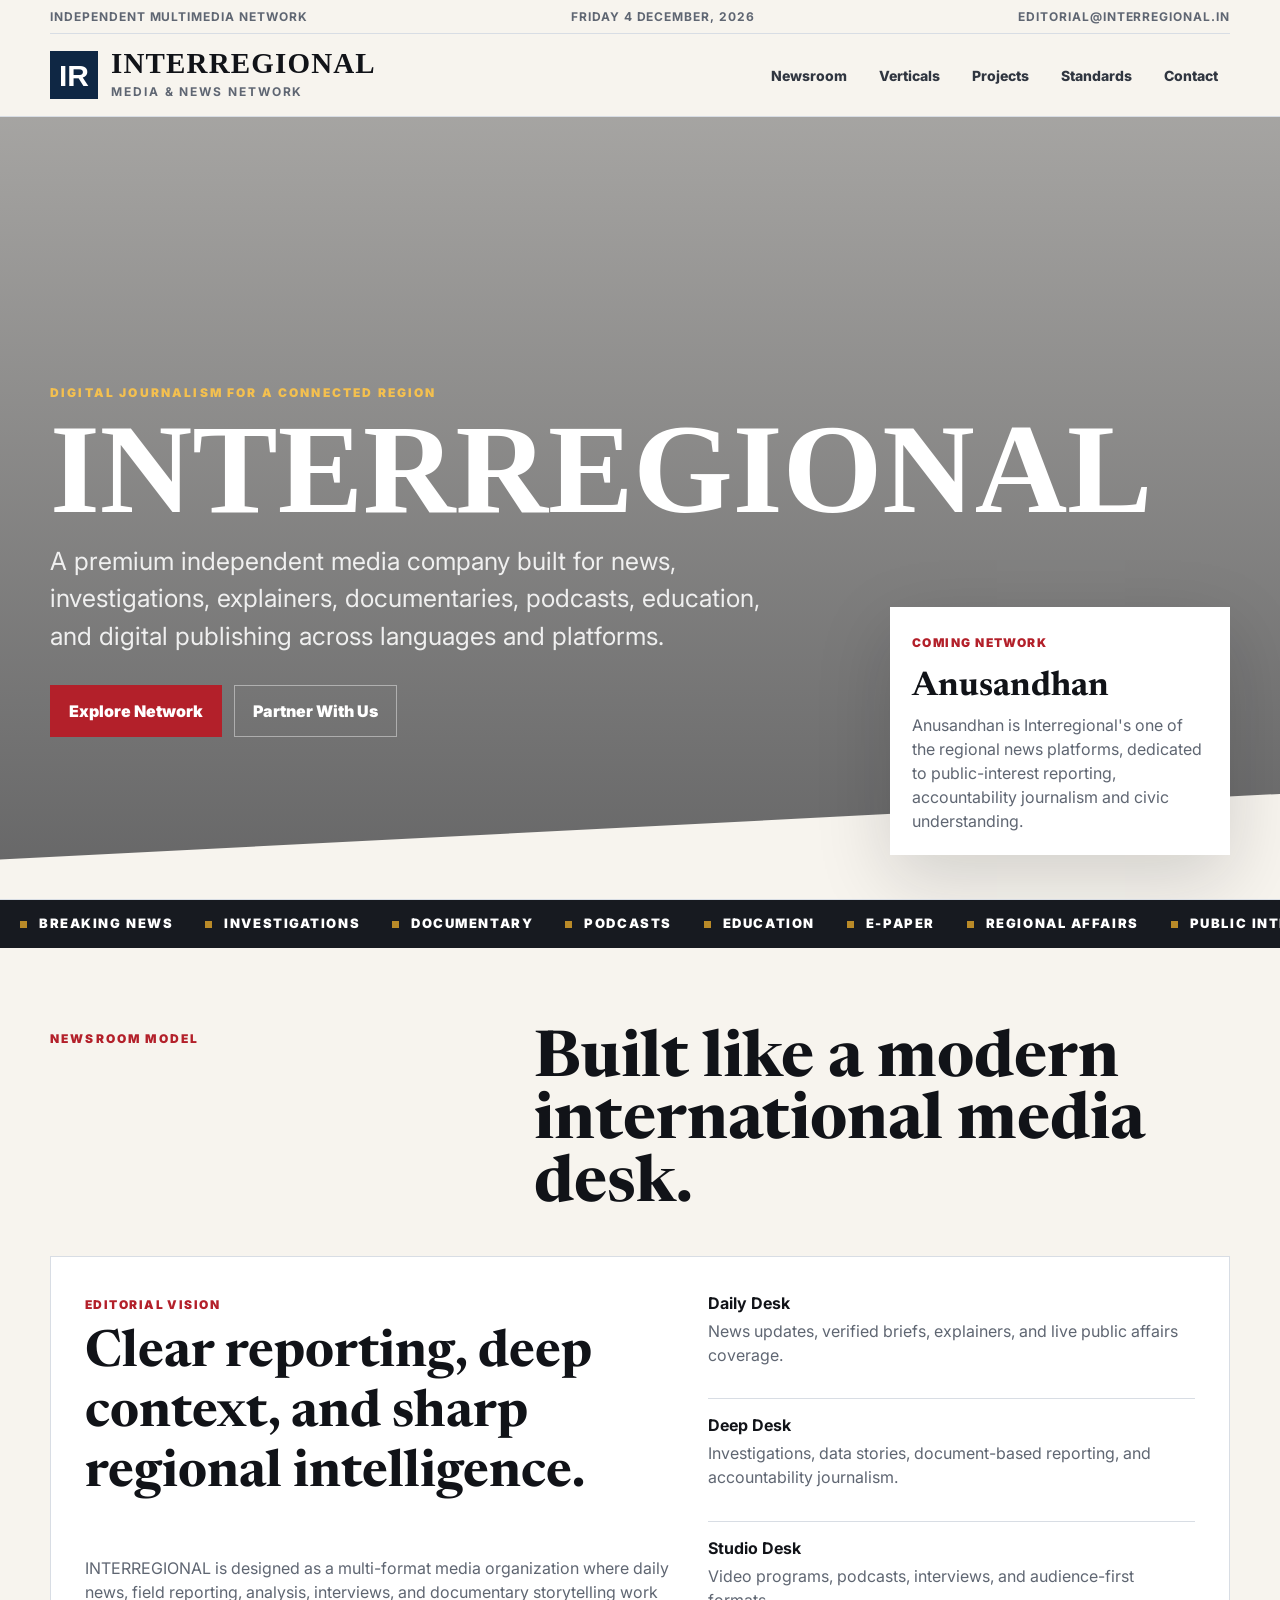
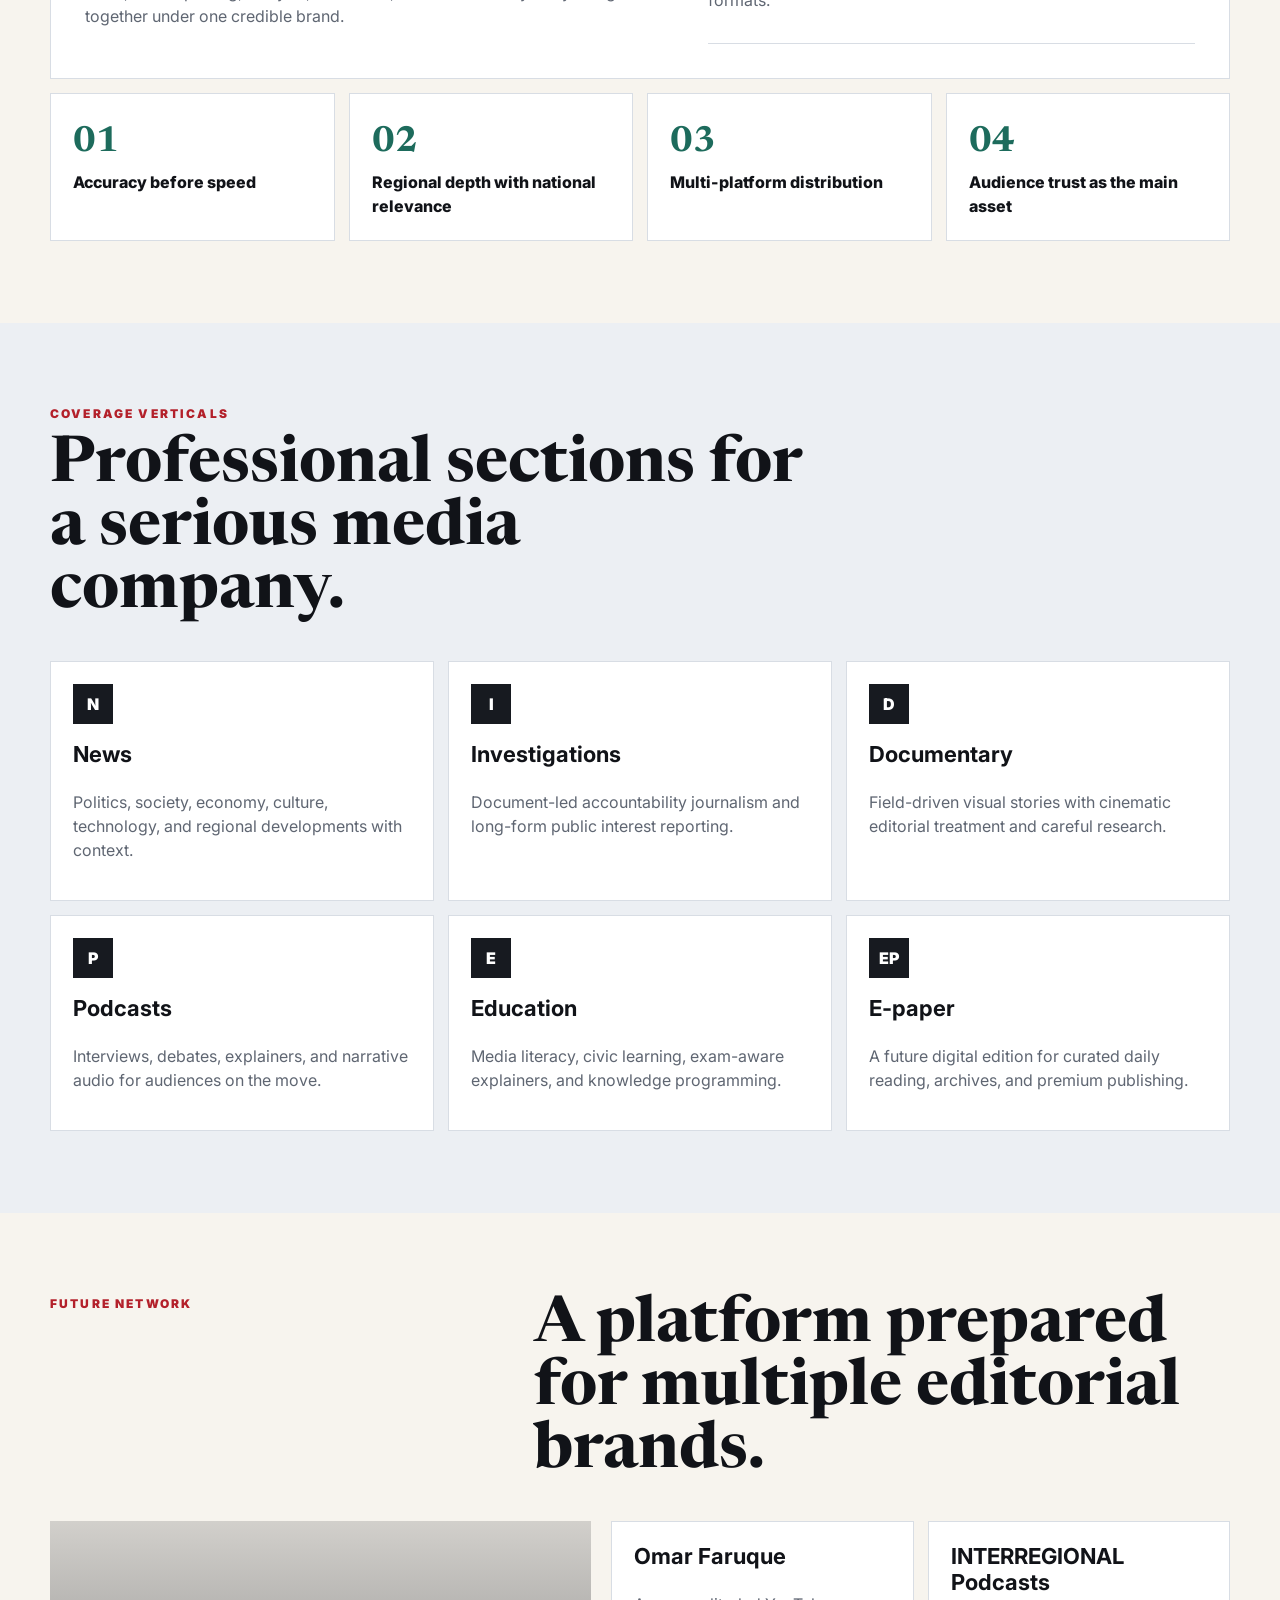
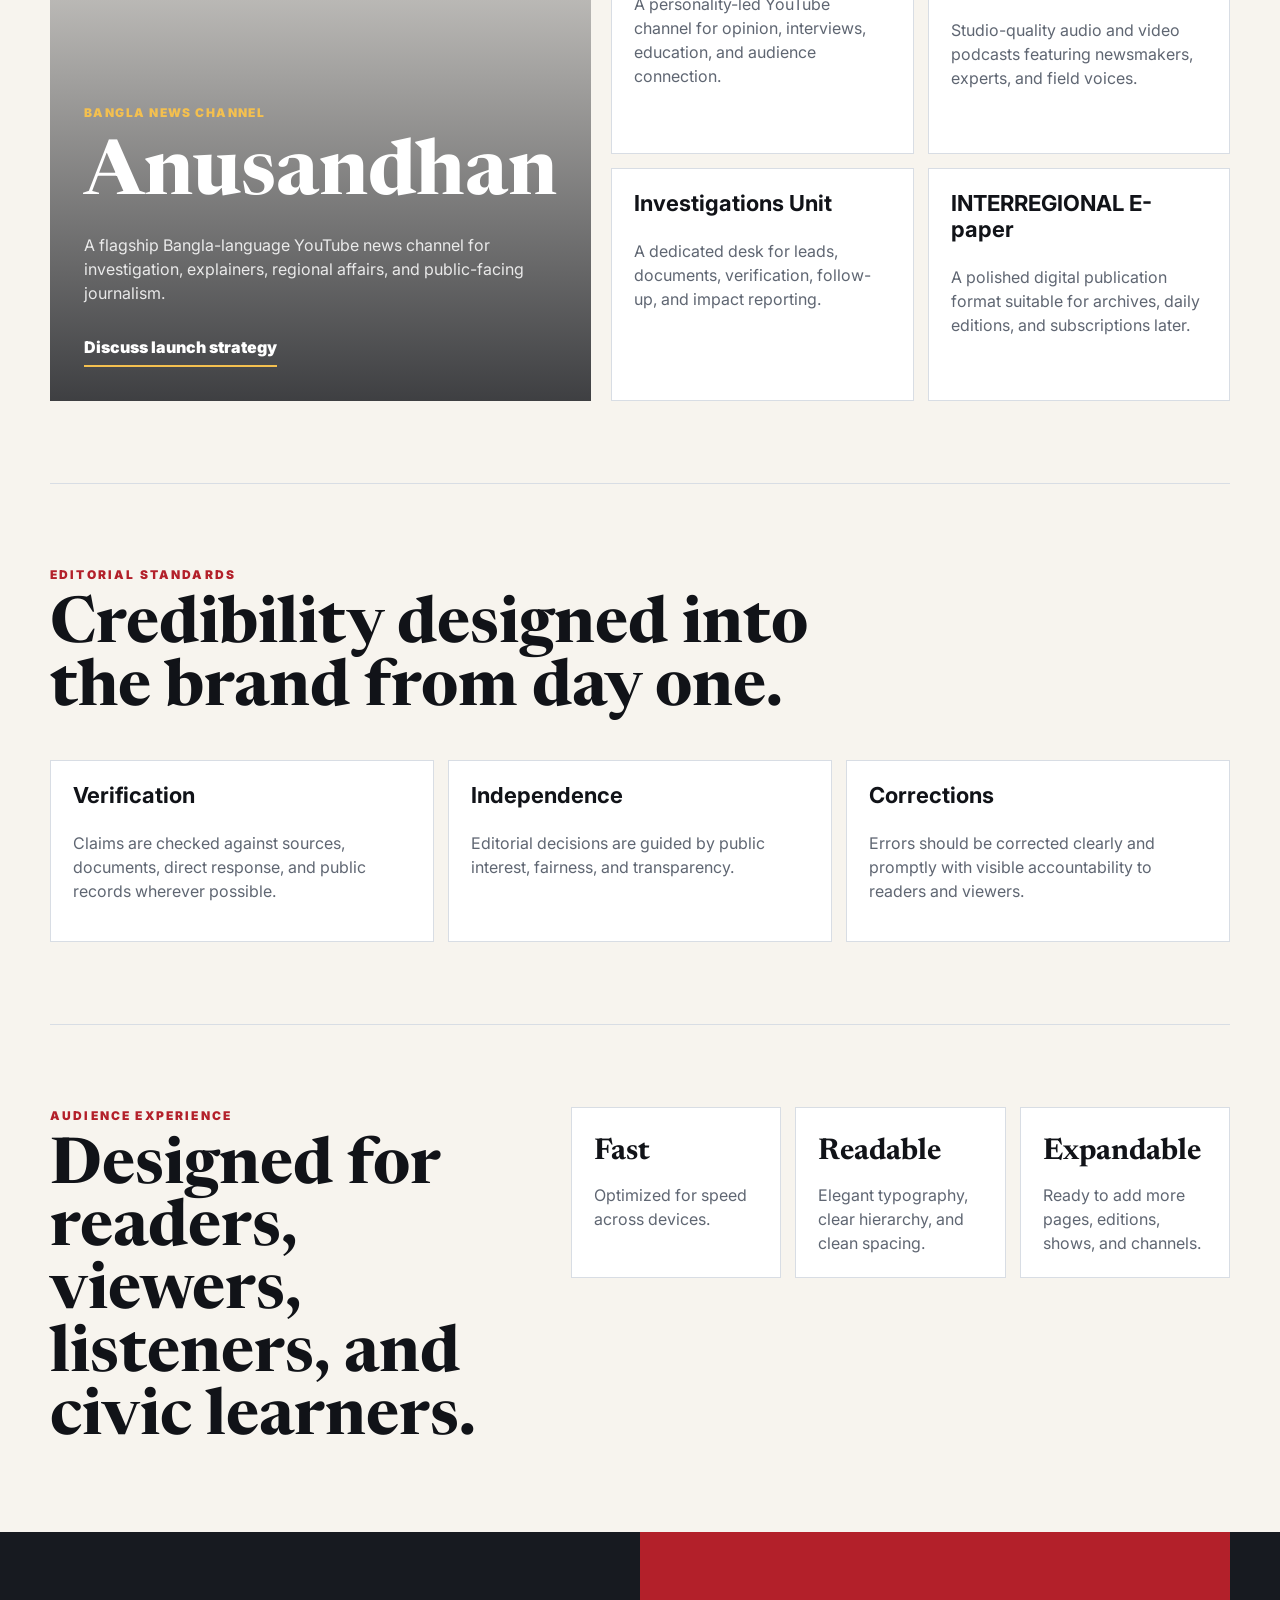
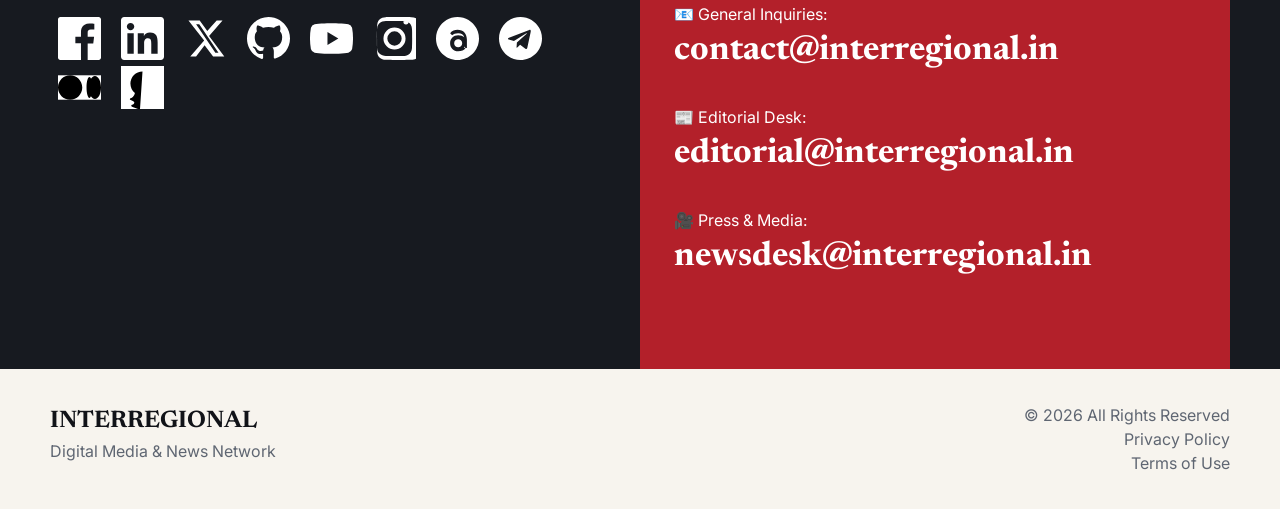
<file: index.html>
<!DOCTYPE html>
<html lang="en">
<head>
  <meta charset="UTF-8">
  <meta name="viewport" content="width=device-width, initial-scale=1.0">
  <meta name="description" content="Independent multimedia network producing investigative journalism, documentaries, geopolitical analysis, podcasts, educational content, and public-interest reporting across South Asia and beyond, with multilingual digital publishing covering global affairs, politics, economy, society, and culture.">
  <meta name="theme-color" content="#0f2744">
  <link rel="canonical" href="https://interregional.in/">
  <link rel="alternate" hreflang="en" href="https://interregional.in/">
  <meta property="og:title" content="Interregional">
  <meta property="og:description" content="Independent multimedia network producing investigative journalism, documentaries, geopolitical analysis, podcasts, educational content, and public-interest reporting across South Asia and beyond, with multilingual digital publishing covering global affairs, politics, economy, society, and culture.">
  <meta property="og:image" content="https://images.unsplash.com/photo-1495020689067-958852a7765e?auto=format&fit=crop&w=1200&h=630&q=85">
  <meta property="og:image:alt" content="A modern editorial command room with regional media coverage panels">
  <meta property="og:type" content="website">
  <meta property="og:url" content="https://interregional.in/">
  <meta name="twitter:card" content="summary_large_image">
  <meta name="twitter:title" content="Interregional">
  <meta name="twitter:description" content="Independent multimedia network producing investigative journalism, documentaries, geopolitical analysis, podcasts, educational content, and public-interest reporting across South Asia and beyond, with multilingual digital publishing covering global affairs, politics, economy, society, and culture.">
  <meta name="twitter:image" content="https://images.unsplash.com/photo-1495020689067-958852a7765e?auto=format&fit=crop&w=1200&h=630&q=85">
  <script type="application/ld+json">
  {
    "@context": "https://schema.org",
    "@graph": [
      {
        "@type": "Organization",
        "@id": "https://interregional.in/#organization",
        "name": "Interregional",
        "alternateName": "INTERREGIONAL",
        "description": "Independent multimedia network producing investigative journalism, documentaries, geopolitical analysis, podcasts, educational content, and public-interest reporting across South Asia and beyond, with multilingual digital publishing covering global affairs, politics, economy, society, and culture.",
        "url": "https://interregional.in/",
        "logo": {
          "@type": "ImageObject",
          "url": "https://interregional.in/Favicon/favicon-192x192.png",
          "width": 192,
          "height": 192
        },
        "sameAs": [
          "https://www.youtube.com/@InterregionalMedia",
          "https://x.com/interregionalin",
          "https://www.facebook.com/interregional.in"
        ],
        "contactPoint": {
          "@type": "ContactPoint",
          "contactType": "editorial",
          "email": "editorial@interregional.in"
        },
        "areaServed": [
          "IN",
          "BD",
          "PK",
          "NP",
          "LK",
          "BT",
          "MV",
          "AS"
        ],
        "knowsAbout": [
          "Investigative Journalism",
          "News Media",
          "Documentary Production",
          "Podcast Production",
          "Digital Publishing",
          "Geopolitical Analysis",
          "South Asian Affairs"
        ]
      },
      {
        "@type": "WebSite",
        "@id": "https://interregional.in/#website",
        "url": "https://interregional.in/",
        "name": "Interregional",
        "description": "Independent multimedia network producing investigative journalism, documentaries, geopolitical analysis, podcasts, educational content, and public-interest reporting across South Asia and beyond.",
        "isPartOf": {
          "@id": "https://interregional.in/#organization"
        },
        "potentialAction": {
          "@type": "SearchAction",
          "target": {
            "@type": "EntryPoint",
            "urlTemplate": "https://interregional.in/?s={search_term_string}"
          }
        }
      }
    ]
  }
  </script>
  <title>Interregional</title>
  <link rel="icon" href="/Favicon/favicon.ico" sizes="any">
  <link rel="icon" type="image/svg+xml" href="/Favicon/favicon.svg">
  <link rel="icon" type="image/png" sizes="16x16" href="/Favicon/favicon-16x16.png">
  <link rel="icon" type="image/png" sizes="32x32" href="/Favicon/favicon-32x32.png">
  <link rel="icon" type="image/png" sizes="96x96" href="/Favicon/favicon-96x96.png">
  <link rel="apple-touch-icon" sizes="180x180" href="/Favicon/apple-touch-icon.png">
  <link rel="manifest" href="/Favicon/site.webmanifest">
  <meta name="msapplication-TileColor" content="#0f2744">
  <meta name="msapplication-TileImage" content="/Favicon/mstile-150x150.png">
  <meta name="msapplication-config" content="/Favicon/browserconfig.xml">
  <link rel="preconnect" href="https://fonts.googleapis.com">
  <link rel="preconnect" href="https://fonts.gstatic.com" crossorigin>
  <link href="https://fonts.googleapis.com/css2?family=Inter:wght@400;500;600;700;800;900&family=Newsreader:opsz,wght@6..72,500;6..72,600;6..72,700&display=swap" rel="stylesheet">
  <link rel="stylesheet" href="styles.css">
</head>
<body>
  <header class="site-header" id="top">
    <div class="topbar">
      <span>Independent Multimedia Network</span>
      <span class="date-line" id="dateLine">INTERREGIONAL</span>
      <a href="mailto:editorial@interregional.in">editorial@interregional.in</a>
    </div>
    <nav class="navbar" aria-label="Main navigation">
      <a class="brand" href="/" aria-label="INTERREGIONAL home">
        <span class="brand-mark">IR</span>
        <span>
          <strong>INTERREGIONAL</strong>
          <small>Media & News Network</small>
        </span>
      </a>
      <button class="menu-toggle" id="menuToggle" aria-label="Open menu" aria-expanded="false">
        <span></span>
        <span></span>
      </button>
      <div class="nav-links" id="navLinks">
        <a href="#newsroom">Newsroom</a>
        <a href="#verticals">Verticals</a>
        <a href="#projects">Projects</a>
        <a href="#standards">Standards</a>
        <a href="#contact">Contact</a>
      </div>
    </nav>
  </header>

  <main>
    <section class="hero" aria-labelledby="hero-title">
      <div class="hero-media" role="img" aria-label="A modern editorial command room with regional media coverage panels"></div>
      <div class="hero-content">
        <p class="kicker">Digital journalism for a connected region</p>
        <h1 id="hero-title">INTERREGIONAL</h1>
        <p class="hero-copy">A premium independent media company built for news, investigations, explainers, documentaries, podcasts, education, and digital publishing across languages and platforms.</p>
        <div class="hero-actions">
          <a class="button primary" href="#projects">Explore Network</a>
          <a class="button secondary" href="#contact">Partner With Us</a>
        </div>
      </div>
      <aside class="hero-brief" aria-label="Editorial highlights">
        <span>Coming Network</span>
        <strong>Anusandhan</strong>
        <p>Anusandhan is Interregional's one of the regional news platforms, dedicated to public-interest reporting, accountability journalism and civic understanding.</p>
      </aside>
    </section>

    <section class="ticker" aria-label="Editorial scope">
      <div class="ticker-track">
        <span>Breaking News</span>
        <span>Investigations</span>
        <span>Documentary</span>
        <span>Podcasts</span>
        <span>Education</span>
        <span>E-paper</span>
        <span>Regional Affairs</span>
        <span>Public Interest</span>
        <span>Breaking News</span>
        <span>Investigations</span>
        <span>Documentary</span>
        <span>Podcasts</span>
        <span>Education</span>
        <span>E-paper</span>
        <span>Regional Affairs</span>
        <span>Public Interest</span>
      </div>
    </section>

    <section class="section lead-grid" id="newsroom">
      <div class="section-heading">
        <p class="kicker">Newsroom Model</p>
        <h2>Built like a modern international media desk.</h2>
      </div>
      <div class="lead-story">
        <div>
          <span class="tag">Editorial Vision</span>
          <h3>Clear reporting, deep context, and sharp regional intelligence.</h3>
          <p>INTERREGIONAL is designed as a multi-format media organization where daily news, field reporting, analysis, interviews, and documentary storytelling work together under one credible brand.</p>
        </div>
        <ul class="story-list">
          <li><strong>Daily Desk</strong><span>News updates, verified briefs, explainers, and live public affairs coverage.</span></li>
          <li><strong>Deep Desk</strong><span>Investigations, data stories, document-based reporting, and accountability journalism.</span></li>
          <li><strong>Studio Desk</strong><span>Video programs, podcasts, interviews, and audience-first formats.</span></li>
        </ul>
      </div>
      <div class="stat-grid" aria-label="Organization pillars">
        <article><strong>01</strong><span>Accuracy before speed</span></article>
        <article><strong>02</strong><span>Regional depth with national relevance</span></article>
        <article><strong>03</strong><span>Multi-platform distribution</span></article>
        <article><strong>04</strong><span>Audience trust as the main asset</span></article>
      </div>
    </section>

    <section class="section band" id="verticals">
      <div class="section-heading compact">
        <p class="kicker">Coverage Verticals</p>
        <h2>Professional sections for a serious media company.</h2>
      </div>
      <div class="vertical-grid">
        <article>
          <span class="icon">N</span>
          <h3>News</h3>
          <p>Politics, society, economy, culture, technology, and regional developments with context.</p>
        </article>
        <article>
          <span class="icon">I</span>
          <h3>Investigations</h3>
          <p>Document-led accountability journalism and long-form public interest reporting.</p>
        </article>
        <article>
          <span class="icon">D</span>
          <h3>Documentary</h3>
          <p>Field-driven visual stories with cinematic editorial treatment and careful research.</p>
        </article>
        <article>
          <span class="icon">P</span>
          <h3>Podcasts</h3>
          <p>Interviews, debates, explainers, and narrative audio for audiences on the move.</p>
        </article>
        <article>
          <span class="icon">E</span>
          <h3>Education</h3>
          <p>Media literacy, civic learning, exam-aware explainers, and knowledge programming.</p>
        </article>
        <article>
          <span class="icon">EP</span>
          <h3>E-paper</h3>
          <p>A future digital edition for curated daily reading, archives, and premium publishing.</p>
        </article>
      </div>
    </section>

    <section class="section project-section" id="projects">
      <div class="section-heading">
        <p class="kicker">Future Network</p>
        <h2>A platform prepared for multiple editorial brands.</h2>
      </div>
      <div class="project-layout">
        <article class="feature-project">
          <span class="tag">Bangla News Channel</span>
          <h3>Anusandhan</h3>
          <p>A flagship Bangla-language YouTube news channel for investigation, explainers, regional affairs, and public-facing journalism.</p>
          <a href="#contact">Discuss launch strategy</a>
        </article>
        <div class="project-list">
          <article>
            <h3>Omar Faruque</h3>
            <p>A personality-led YouTube channel for opinion, interviews, education, and audience connection.</p>
          </article>
          <article>
            <h3>INTERREGIONAL Podcasts</h3>
            <p>Studio-quality audio and video podcasts featuring newsmakers, experts, and field voices.</p>
          </article>
          <article>
            <h3>Investigations Unit</h3>
            <p>A dedicated desk for leads, documents, verification, follow-up, and impact reporting.</p>
          </article>
          <article>
            <h3>INTERREGIONAL E-paper</h3>
            <p>A polished digital publication format suitable for archives, daily editions, and subscriptions later.</p>
          </article>
        </div>
      </div>
    </section>

    <section class="section standards" id="standards">
      <div class="section-heading compact">
        <p class="kicker">Editorial Standards</p>
        <h2>Credibility designed into the brand from day one.</h2>
      </div>
      <div class="standards-row">
        <article>
          <h3>Verification</h3>
          <p>Claims are checked against sources, documents, direct response, and public records wherever possible.</p>
        </article>
        <article>
          <h3>Independence</h3>
          <p>Editorial decisions are guided by public interest, fairness, and transparency.</p>
        </article>
        <article>
          <h3>Corrections</h3>
          <p>Errors should be corrected clearly and promptly with visible accountability to readers and viewers.</p>
        </article>
      </div>
    </section>

    <section class="section audience">
      <div>
        <p class="kicker">Audience Experience</p>
        <h2>Designed for readers, viewers, listeners, and civic learners.</h2>
      </div>
      <div class="audience-grid">
        <article><strong>Fast</strong><span>Optimized for speed across devices.</span></article>
        <article><strong>Readable</strong><span>Elegant typography, clear hierarchy, and clean spacing.</span></article>
        <article><strong>Expandable</strong><span>Ready to add more pages, editions, shows, and channels.</span></article>
      </div>
    </section>

    <section class="section contact-section" id="contact">
      <div class="contact-copy">
        <!-- Social Media Icons -->
        <div class="social-icons" style="margin-top:15px;">
         <!-- Facebook -->
         <a href="https://facebook.com/interregional.in" target="_blank">
           <img src="images/facebook.svg" alt="Facebook" style="width:43px;height:43px;margin:0 8px;">
         </a>
         <!-- LinkedIn -->
         <a href="https://linkedin.com/company/interregional" target="_blank">
           <img src="images/linkedin.svg" alt="LinkedIn" style="width:43px;height:43px;margin:0 8px;">
         </a>
         <!-- X (Twitter) -->
         <a href="https://x.com/interregionalin" target="_blank">
           <img src="images/x.svg" alt="X" style="width:43px;height:43px;margin:0 8px;">
         </a>
         <!-- Reddit -->
         <a href="https://reddit.com/user/Interregional" target="_blank">
           <img src="images/reddit.svg" alt="Reddit" style="width:43px;height:43px;margin:0 8px;">
         </a>
         <!-- YouTube -->
         <a href="https://youtube.com/@InterregionalMedia" target="_blank">
           <img src="images/youtube.svg" alt="YouTube" style="width:43px;height:43px;margin:0 8px;">
         </a>
         <!-- Instagram -->
         <a href="https://instagram.com/interregional.in" target="_blank">
           <img src="images/instagram.svg" alt="Instagram" style="width:43px;height:43px;margin:0 8px;">
         </a>
         <!-- Threads -->
         <a href="https://www.threads.net/@interregional.in" target="_blank">
           <img src="images/threads.svg" alt="Threads" style="width:43px;height:43px;margin:0 8px;">
         </a>
         <!-- Telegram -->
         <a href="https://t.me/InterregionalMedia" target="_blank">
           <img src="images/telegram.svg" alt="Telegram" style="width:43px;height:43px;margin:0 8px;">
         </a>
         <!-- Medium -->
         <a href="https://medium.com/@interregional" target="_blank">
           <img src="images/medium.svg" alt="Medium" style="width:43px;height:43px;margin:0 8px;">
         </a>
         <!-- Snapchat -->
         <a href="https://www.snapchat.com/@interregionalin" target="_blank">
           <img src="images/snapchat.svg" alt="Snapchat" style="width:43px;height:43px;margin:0 8px;">
         </a>
      </a>
    </div>
  </div>
      <div class="contact-panel">
  <p>📧 General Inquiries: <a href="mailto:contact@interregional.in">contact@interregional.in</a></p>
  <p>📰 Editorial Desk: <a href="mailto:editorial@interregional.in">editorial@interregional.in</a></p>
  <p>🎥 Press & Media: <a href="mailto:newsdesk@interregional.in">newsdesk@interregional.in</a></p>
      </div>
    </section>
  </main>

  <footer class="footer">
    <div>
      <strong>INTERREGIONAL</strong>
      <p>Digital Media & News Network</p>
    </div>
    <div style="text-align:right;">
      <p>© 2026 All Rights Reserved</p>
      <p><a href="privacy.html">Privacy Policy</a></p>
      <a href="terms.html">Terms of Use</a>
    </div>
  </footer>

  <script src="script.js"></script>
</body>
</html>
</file>
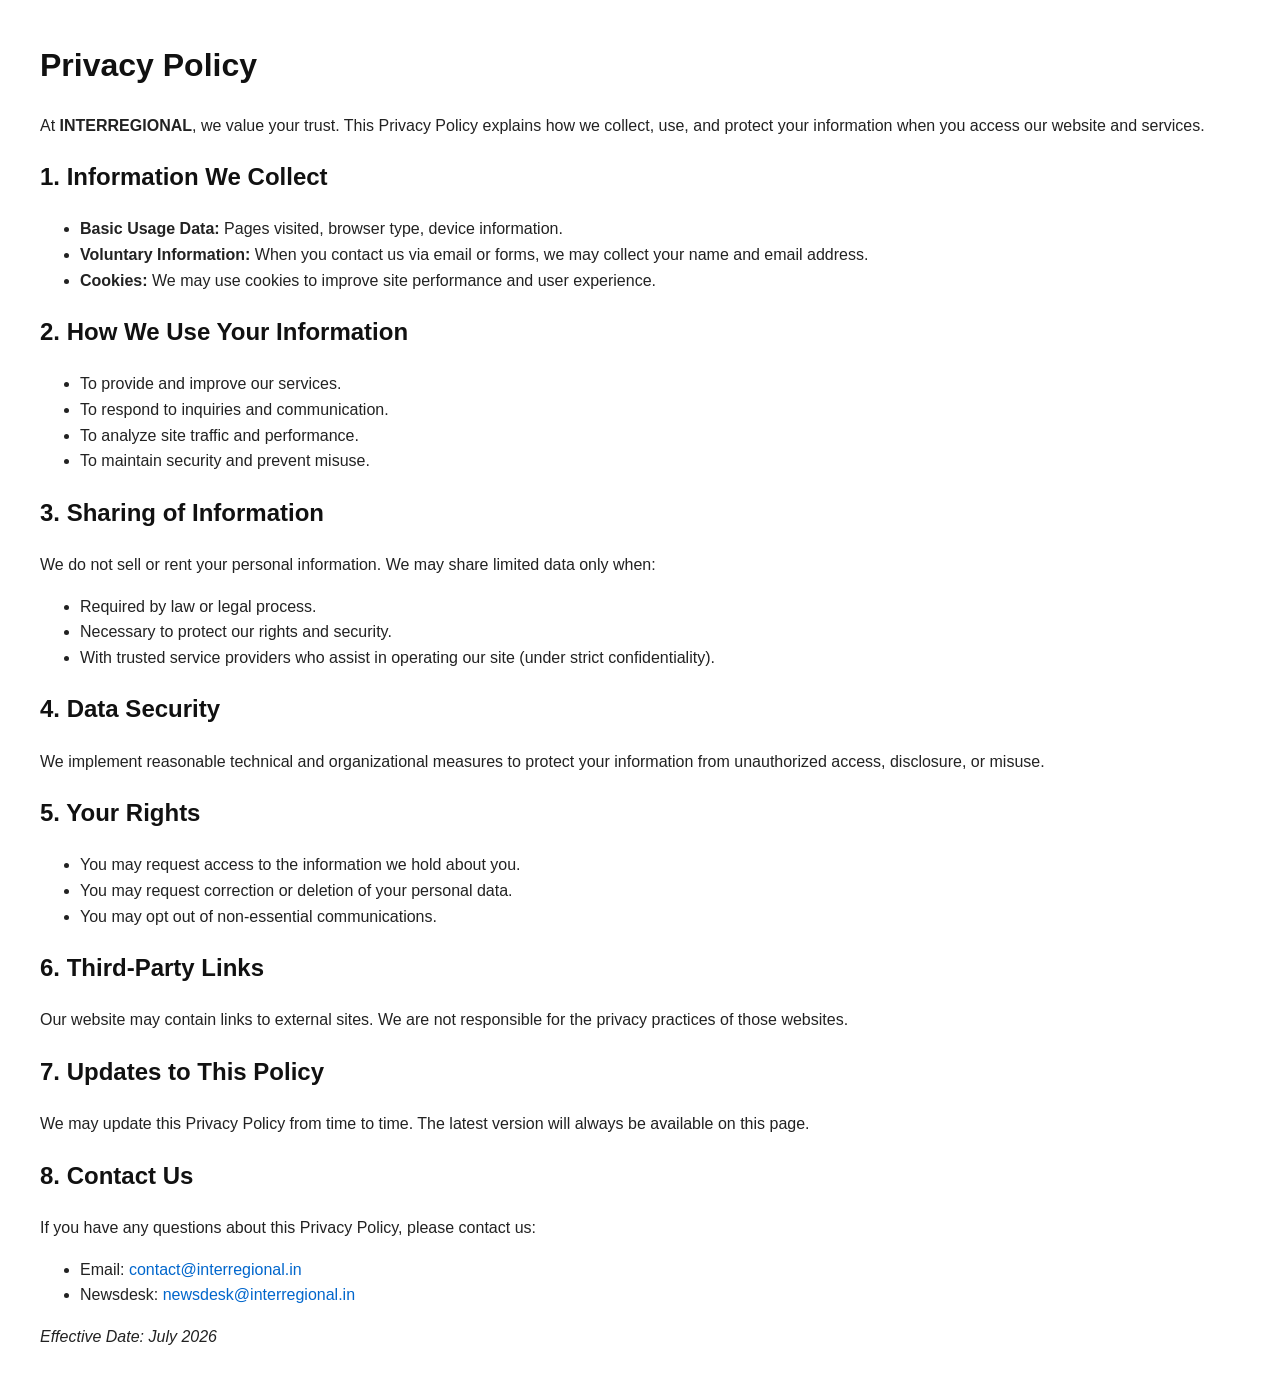
<file: privacy.html>
<!DOCTYPE html>
<html lang="en">
<head>
  <meta charset="UTF-8">
  <title>Privacy Policy - INTERREGIONAL</title>
  <style>
    body { font-family: Arial, sans-serif; margin: 40px; line-height: 1.6; color: #222; }
    h1, h2 { color: #111; }
    a { color: #0066cc; text-decoration: none; }
    a:hover { text-decoration: underline; }
  </style>
</head>
<body>
  <h1>Privacy Policy</h1>
  <p>At <strong>INTERREGIONAL</strong>, we value your trust. This Privacy Policy explains how we collect, use, and protect your information when you access our website and services.</p>

  <h2>1. Information We Collect</h2>
  <ul>
    <li><strong>Basic Usage Data:</strong> Pages visited, browser type, device information.</li>
    <li><strong>Voluntary Information:</strong> When you contact us via email or forms, we may collect your name and email address.</li>
    <li><strong>Cookies:</strong> We may use cookies to improve site performance and user experience.</li>
  </ul>

  <h2>2. How We Use Your Information</h2>
  <ul>
    <li>To provide and improve our services.</li>
    <li>To respond to inquiries and communication.</li>
    <li>To analyze site traffic and performance.</li>
    <li>To maintain security and prevent misuse.</li>
  </ul>

  <h2>3. Sharing of Information</h2>
  <p>We do not sell or rent your personal information. We may share limited data only when:</p>
  <ul>
    <li>Required by law or legal process.</li>
    <li>Necessary to protect our rights and security.</li>
    <li>With trusted service providers who assist in operating our site (under strict confidentiality).</li>
  </ul>

  <h2>4. Data Security</h2>
  <p>We implement reasonable technical and organizational measures to protect your information from unauthorized access, disclosure, or misuse.</p>

  <h2>5. Your Rights</h2>
  <ul>
    <li>You may request access to the information we hold about you.</li>
    <li>You may request correction or deletion of your personal data.</li>
    <li>You may opt out of non‑essential communications.</li>
  </ul>

  <h2>6. Third‑Party Links</h2>
  <p>Our website may contain links to external sites. We are not responsible for the privacy practices of those websites.</p>

  <h2>7. Updates to This Policy</h2>
  <p>We may update this Privacy Policy from time to time. The latest version will always be available on this page.</p>

  <h2>8. Contact Us</h2>
  <p>If you have any questions about this Privacy Policy, please contact us:</p>
  <ul>
    <li>Email: <a href="mailto:contact@interregional.in">contact@interregional.in</a></li>
    <li>Newsdesk: <a href="mailto:newsdesk@interregional.in">newsdesk@interregional.in</a></li>
  </ul>

  <p><em>Effective Date: July 2026</em></p>
</body>
</html>
</file>
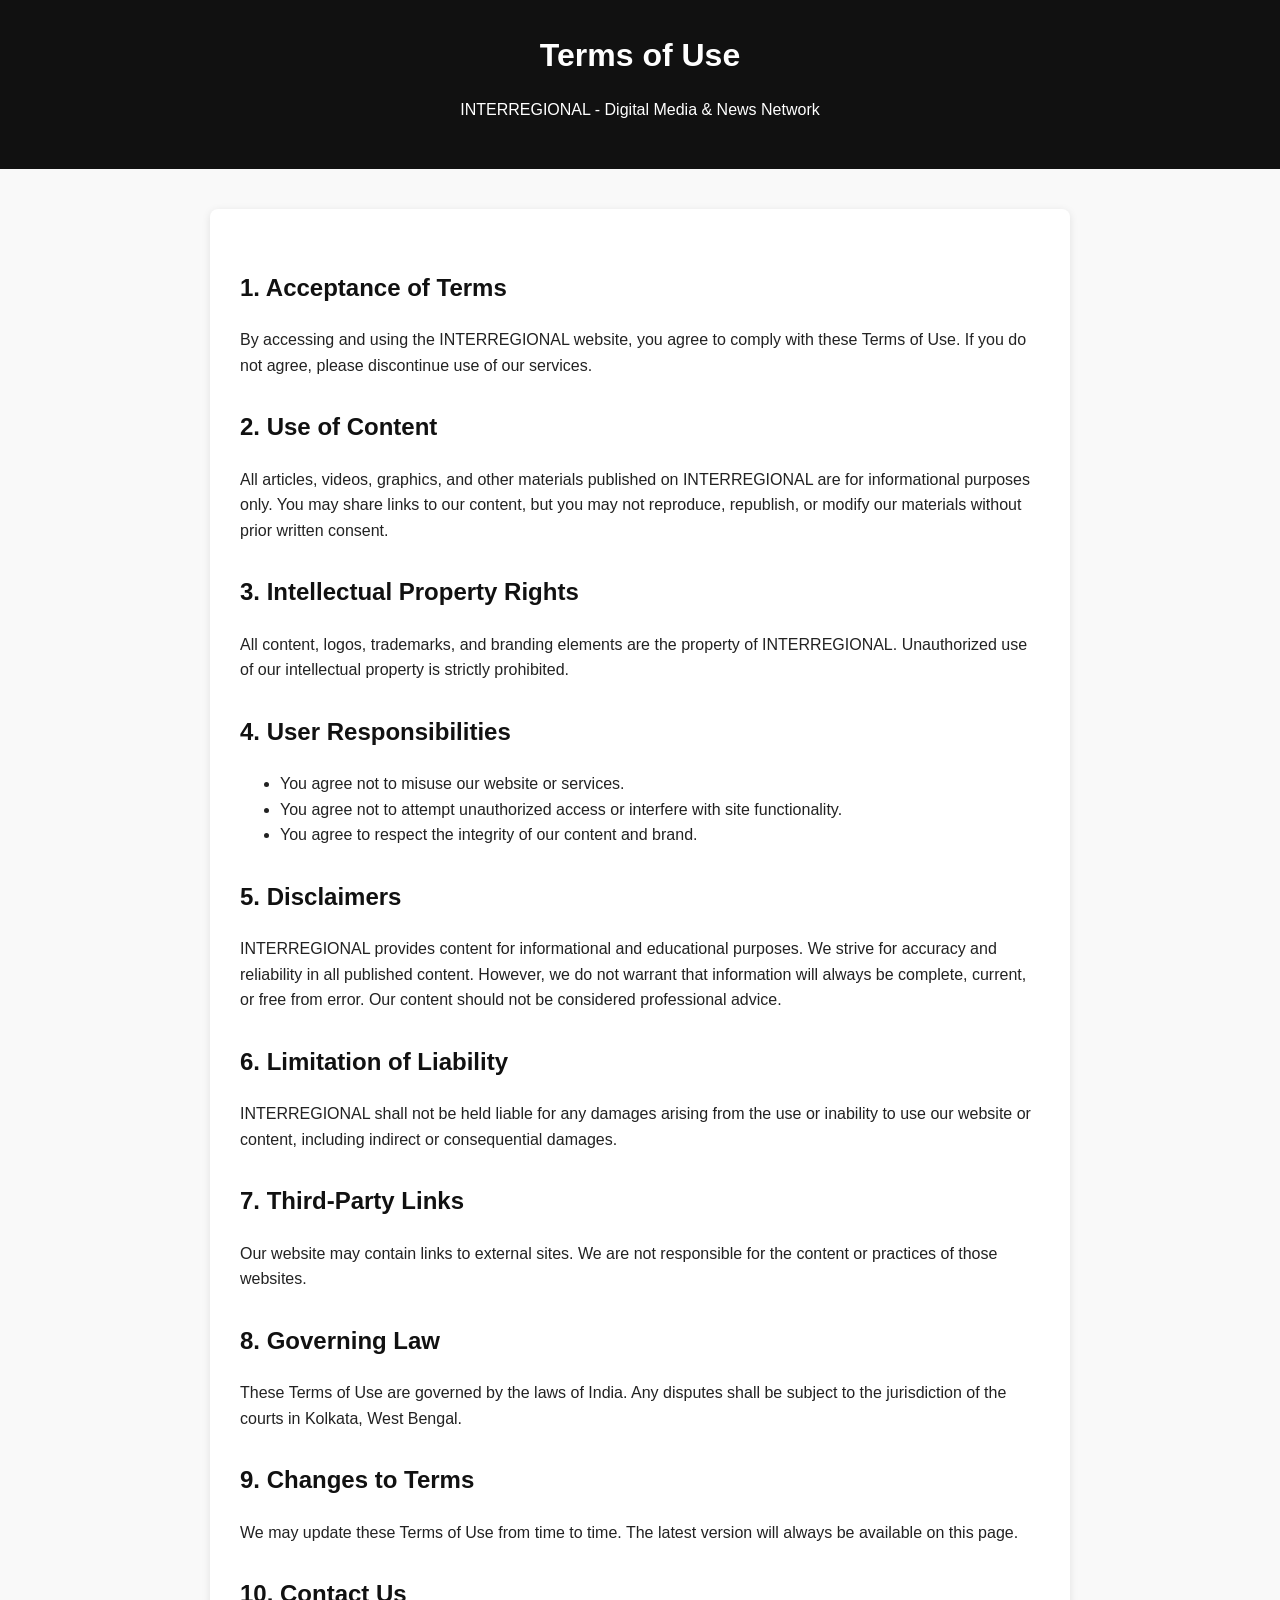
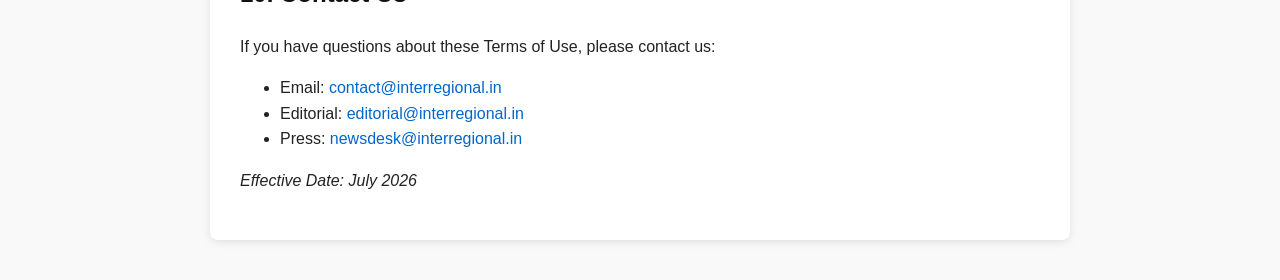
<file: terms.html>
<!DOCTYPE html>
<html lang="en">
<head>
  <meta charset="UTF-8">
  <title>Terms of Use - INTERREGIONAL</title>
  <style>
    body {
      font-family: Arial, sans-serif;
      margin: 0;
      line-height: 1.6;
      color: #222;
      background-color: #f9f9f9;
    }
    header {
      background-color: #111;
      color: #fff;
      padding: 30px 20px;
      text-align: center;
    }
    h1 {
      margin: 0;
      font-size: 2em;
    }
    section {
      max-width: 800px;
      margin: 40px auto;
      background: #fff;
      padding: 30px;
      border-radius: 8px;
      box-shadow: 0 2px 8px rgba(0,0,0,0.1);
    }
    h2 {
      color: #111;
      margin-top: 30px;
    }
    a { color: #0066cc; text-decoration: none; }
    a:hover { text-decoration: underline; }
  </style>
</head>
<body>
  <header>
    <h1>Terms of Use</h1>
    <p>INTERREGIONAL - Digital Media & News Network</p>
  </header>

  <section>
    <h2>1. Acceptance of Terms</h2>
    <p>By accessing and using the INTERREGIONAL website, you agree to comply with these Terms of Use. If you do not agree, please discontinue use of our services.</p>

    <h2>2. Use of Content</h2>
    <p>All articles, videos, graphics, and other materials published on INTERREGIONAL are for informational purposes only. You may share links to our content, but you may not reproduce, republish, or modify our materials without prior written consent.</p>

    <h2>3. Intellectual Property Rights</h2>
    <p>All content, logos, trademarks, and branding elements are the property of INTERREGIONAL. Unauthorized use of our intellectual property is strictly prohibited.</p>

    <h2>4. User Responsibilities</h2>
    <ul>
      <li>You agree not to misuse our website or services.</li>
      <li>You agree not to attempt unauthorized access or interfere with site functionality.</li>
      <li>You agree to respect the integrity of our content and brand.</li>
    </ul>

    <h2>5. Disclaimers</h2>
    <p>INTERREGIONAL provides content for informational and educational purposes. We strive for accuracy and reliability in all published content. However, we do not warrant that information will always be complete, current, or free from error. Our content should not be considered professional advice.</p>

    <h2>6. Limitation of Liability</h2>
    <p>INTERREGIONAL shall not be held liable for any damages arising from the use or inability to use our website or content, including indirect or consequential damages.</p>

    <h2>7. Third‑Party Links</h2>
    <p>Our website may contain links to external sites. We are not responsible for the content or practices of those websites.</p>

    <h2>8. Governing Law</h2>
    <p>These Terms of Use are governed by the laws of India. Any disputes shall be subject to the jurisdiction of the courts in Kolkata, West Bengal.</p>

    <h2>9. Changes to Terms</h2>
    <p>We may update these Terms of Use from time to time. The latest version will always be available on this page.</p>

    <h2>10. Contact Us</h2>
    <p>If you have questions about these Terms of Use, please contact us:</p>
    <ul>
      <li>Email: <a href="mailto:contact@interregional.in">contact@interregional.in</a></li>
      <li>Editorial: <a href="mailto:editorial@interregional.in">editorial@interregional.in</a></li>
      <li>Press: <a href="mailto:newsdesk@interregional.in">newsdesk@interregional.in</a></li>
    </ul>

    <p><em>Effective Date: July 2026</em></p>
  </section>
</body>
</html>
</file>
<file: styles.css>
:root {
  --ink: #111318;
  --muted: #5f6672;
  --line: #d8dde4;
  --paper: #f7f4ee;
  --white: #ffffff;
  --charcoal: #171a20;
  --red: #b3202a;
  --gold: #b98a28;
  --green: #1d6b5c;
  --blue: #1d4f91;
  --shadow: 0 24px 70px rgba(17, 19, 24, 0.16);
}

* {
  box-sizing: border-box;
}

html {
  scroll-behavior: smooth;
}

body {
  margin: 0;
  background: var(--paper);
  color: var(--ink);
  font-family: "Inter", Arial, sans-serif;
  line-height: 1.5;
}

a {
  color: inherit;
  text-decoration: none;
}

.site-header {
  background: rgba(247, 244, 238, 0.94);
  border-bottom: 1px solid var(--line);
  position: sticky;
  top: 0;
  z-index: 20;
  backdrop-filter: blur(18px);
}

.topbar,
.navbar,
.section,
.footer {
  width: min(1180px, calc(100% - 40px));
  margin: 0 auto;
}

.topbar {
  min-height: 34px;
  display: flex;
  align-items: center;
  justify-content: space-between;
  gap: 18px;
  color: var(--muted);
  font-size: 12px;
  font-weight: 700;
  letter-spacing: 0.08em;
  text-transform: uppercase;
  border-bottom: 1px solid var(--line);
}

.navbar {
  min-height: 82px;
  display: flex;
  align-items: center;
  justify-content: space-between;
  gap: 24px;
}

.brand {
  display: inline-flex;
  align-items: center;
  gap: 13px;
}

.brand-mark {
  width: 48px;
  height: 48px;
  display: grid;
  place-items: center;
  background: #0f2744;
  color: var(--white);
  font-family: Arial, sans-serif;
  font-weight: 700;
  font-size: 30px;
}

.brand strong {
  display: block;
  font-family: Georgia, "Times New Roman", serif;
  font-size: 29px;
  letter-spacing: 0.04em;
  line-height: 1;
}

.brand small {
  display: block;
  margin-top: 5px;
  color: var(--muted);
  font-size: 12px;
  font-weight: 700;
  letter-spacing: 0.16em;
  text-transform: uppercase;
}

.nav-links {
  display: flex;
  align-items: center;
  gap: 8px;
}

.nav-links a {
  padding: 10px 12px;
  color: #303640;
  font-size: 14px;
  font-weight: 800;
}

.nav-links a:hover {
  color: var(--red);
}

.menu-toggle {
  display: none;
  width: 42px;
  height: 42px;
  border: 1px solid var(--line);
  background: var(--white);
  cursor: pointer;
}

.menu-toggle span {
  display: block;
  width: 18px;
  height: 2px;
  margin: 5px auto;
  background: var(--ink);
}

.hero {
  min-height: calc(100vh - 117px);
  position: relative;
  display: grid;
  align-items: end;
  overflow: hidden;
  border-bottom: 1px solid var(--line);
}

.hero-media {
  position: absolute;
  inset: 0;
  background:
    linear-gradient(rgba(10, 12, 17, 0.34), rgba(10, 12, 17, 0.62)),
    url("https://images.unsplash.com/photo-1495020689067-958852a7765e?auto=format&fit=crop&w=2200&q=85");
  background-size: cover;
  background-position: center;
  transform: scale(1.02);
}

.hero::after {
  content: "";
  position: absolute;
  inset: auto 0 0 0;
  height: 28%;
  background: var(--paper);
  clip-path: polygon(0 82%, 100% 52%, 100% 100%, 0% 100%);
}

.hero-content {
  width: min(1180px, calc(100% - 40px));
  margin: 0 auto;
  position: relative;
  z-index: 2;
  padding: 12vh 0 18vh;
  color: var(--white);
}

.kicker {
  margin: 0 0 12px;
  color: var(--red);
  font-size: 12px;
  font-weight: 900;
  letter-spacing: 0.18em;
  text-transform: uppercase;
}

.hero .kicker {
  color: #f4c04f;
}

h1,
h2,
h3,
p {
  margin-top: 0;
}

h1,
h2 {
  font-family: "Newsreader", Georgia, serif;
}

h1 {
  margin-bottom: 18px;
  font-family: Georgia, "Times New Roman", serif;
  font-size: clamp(52px, 10vw, 132px);
  line-height: 0.86;
  letter-spacing: 0;
}

.hero-copy {
  max-width: 720px;
  color: rgba(255, 255, 255, 0.88);
  font-size: clamp(18px, 2.2vw, 25px);
}

.hero-actions {
  display: flex;
  gap: 12px;
  flex-wrap: wrap;
  margin-top: 30px;
}

.button {
  min-height: 48px;
  display: inline-flex;
  align-items: center;
  justify-content: center;
  padding: 13px 18px;
  border: 1px solid rgba(255, 255, 255, 0.42);
  font-weight: 900;
}

.button.primary {
  background: var(--red);
  border-color: var(--red);
  color: var(--white);
}

.button.secondary {
  color: var(--white);
}

.hero-brief {
  position: absolute;
  right: max(20px, calc((100vw - 1180px) / 2));
  bottom: 44px;
  z-index: 3;
  width: min(340px, calc(100% - 40px));
  padding: 22px;
  background: var(--white);
  color: var(--ink);
  box-shadow: var(--shadow);
}

.hero-brief span,
.tag {
  display: inline-block;
  margin-bottom: 10px;
  color: var(--red);
  font-size: 12px;
  font-weight: 900;
  letter-spacing: 0.12em;
  text-transform: uppercase;
}

.hero-brief strong {
  display: block;
  font-family: "Newsreader", Georgia, serif;
  font-size: 34px;
}

.hero-brief p {
  margin-bottom: 0;
  color: var(--muted);
}

.ticker {
  overflow: hidden;
  background: var(--charcoal);
  color: var(--white);
}

.ticker-track {
  width: max-content;
  display: flex;
  gap: 32px;
  padding: 14px 20px;
  animation: ticker 24s linear infinite;
  font-size: 13px;
  font-weight: 900;
  letter-spacing: 0.12em;
  text-transform: uppercase;
}

.ticker-track span::before {
  content: "";
  display: inline-block;
  width: 7px;
  height: 7px;
  margin-right: 12px;
  background: var(--gold);
}

@keyframes ticker {
  to {
    transform: translateX(-50%);
  }
}

.section {
  padding: 82px 0;
}

.section-heading {
  display: grid;
  grid-template-columns: 0.9fr 1.4fr;
  gap: 36px;
  align-items: start;
  margin-bottom: 38px;
}

.section-heading.compact {
  display: block;
  max-width: 760px;
}

h2 {
  margin-bottom: 0;
  font-size: clamp(34px, 5vw, 64px);
  line-height: 0.98;
}

h3 {
  font-size: 22px;
  line-height: 1.18;
}

.lead-story {
  display: grid;
  grid-template-columns: 1.1fr 0.9fr;
  gap: 28px;
  padding: 34px;
  background: var(--white);
  border: 1px solid var(--line);
}

.lead-story h3 {
  max-width: 680px;
  font-family: "Newsreader", Georgia, serif;
  font-size: clamp(30px, 4vw, 52px);
}

.lead-story p,
.vertical-grid p,
.project-list p,
.standards-row p,
.audience-grid span,
.contact-copy p {
  color: var(--muted);
}

.story-list {
  display: grid;
  gap: 14px;
  margin: 0;
  padding: 0;
  list-style: none;
}

.story-list li {
  padding-bottom: 14px;
  border-bottom: 1px solid var(--line);
}

.story-list strong,
.story-list span {
  display: block;
}

.story-list span {
  margin-top: 4px;
  color: var(--muted);
}

.stat-grid,
.vertical-grid,
.audience-grid {
  display: grid;
  grid-template-columns: repeat(4, 1fr);
  gap: 14px;
  margin-top: 14px;
}

.stat-grid article,
.vertical-grid article,
.standards-row article,
.audience-grid article,
.project-list article {
  background: var(--white);
  border: 1px solid var(--line);
  padding: 22px;
}

.stat-grid strong {
  display: block;
  color: var(--green);
  font-family: "Newsreader", Georgia, serif;
  font-size: 36px;
}

.stat-grid span {
  font-weight: 800;
}

.band {
  width: 100%;
  max-width: none;
  padding-left: max(20px, calc((100vw - 1180px) / 2));
  padding-right: max(20px, calc((100vw - 1180px) / 2));
  background: #eceff3;
}

.vertical-grid {
  grid-template-columns: repeat(3, 1fr);
  margin-top: 34px;
}

.icon {
  width: 40px;
  height: 40px;
  display: grid;
  place-items: center;
  margin-bottom: 18px;
  background: var(--charcoal);
  color: var(--white);
  font-weight: 900;
}

.project-layout {
  display: grid;
  grid-template-columns: 0.9fr 1.1fr;
  gap: 20px;
}

.feature-project {
  min-height: 480px;
  display: flex;
  flex-direction: column;
  justify-content: flex-end;
  padding: 34px;
  color: var(--white);
  background:
    linear-gradient(rgba(16, 18, 23, 0.16), rgba(16, 18, 23, 0.8)),
    url("https://images.unsplash.com/photo-1589903308904-1010c2294adc?auto=format&fit=crop&w=1200&q=85");
  background-size: cover;
  background-position: center;
}

.feature-project .tag {
  color: #f4c04f;
}

.feature-project h3 {
  font-family: "Newsreader", Georgia, serif;
  font-size: clamp(42px, 6vw, 76px);
  margin-bottom: 12px;
}

.feature-project p {
  max-width: 520px;
  color: rgba(255, 255, 255, 0.86);
}

.feature-project a {
  width: fit-content;
  margin-top: 14px;
  padding-bottom: 6px;
  border-bottom: 2px solid #f4c04f;
  font-weight: 900;
}

.project-list {
  display: grid;
  grid-template-columns: repeat(2, 1fr);
  gap: 14px;
}

.project-list article {
  min-height: 220px;
}

.standards {
  border-top: 1px solid var(--line);
  border-bottom: 1px solid var(--line);
}

.standards-row {
  display: grid;
  grid-template-columns: repeat(3, 1fr);
  gap: 14px;
  margin-top: 32px;
}

.audience {
  display: grid;
  grid-template-columns: 0.85fr 1.15fr;
  gap: 34px;
  align-items: start;
}

.audience-grid {
  grid-template-columns: repeat(3, 1fr);
  margin-top: 0;
}

.audience-grid strong {
  display: block;
  margin-bottom: 8px;
  font-family: "Newsreader", Georgia, serif;
  font-size: 30px;
}

.contact-section {
  width: 100%;
  max-width: none;
  display: grid;
  grid-template-columns: minmax(20px, 1fr) minmax(0, 590px) minmax(0, 590px) minmax(20px, 1fr);
  gap: 0;
  padding: 0;
  background: var(--charcoal);
  color: var(--white);
}

.contact-copy {
  grid-column: 2;
  padding: 70px 34px 70px 0;
}

.contact-panel {
  grid-column: 3;
  display: grid;
  align-content: center;
  gap: 12px;
  padding: 70px 34px;
  background: var(--red);
}

.contact-panel a,
.contact-panel span {
  display: block;
  color: var(--white);
  font-size: clamp(20px, 3vw, 34px);
  font-family: "Newsreader", Georgia, serif;
  font-weight: 700;
  overflow-wrap: anywhere;
}

.footer {
  display: flex;
  justify-content: space-between;
  gap: 24px;
  padding: 34px 0;
  color: var(--muted);
}

.footer strong {
  color: var(--ink);
  font-family: "Newsreader", Georgia, serif;
  font-size: 24px;
}

.footer p {
  margin-bottom: 0;
}

.footer nav {
  display: flex;
  gap: 16px;
  flex-wrap: wrap;
  font-weight: 800;
}

@media (max-width: 900px) {
  .topbar {
    display: none;
  }

  .navbar {
    width: calc(100% - 28px);
    min-height: 74px;
  }

  .menu-toggle {
    display: block;
  }

  .nav-links {
    position: absolute;
    top: 74px;
    left: 14px;
    right: 14px;
    display: none;
    padding: 12px;
    background: var(--white);
    border: 1px solid var(--line);
    box-shadow: var(--shadow);
  }

  .nav-links.open {
    display: grid;
  }

  .nav-links a {
    padding: 14px 12px;
  }

  .hero {
    min-height: 780px;
  }

  .hero-content {
    width: calc(100% - 32px);
    padding: 80px 0 260px;
  }

  .hero-brief {
    left: 16px;
    right: 16px;
    bottom: 28px;
  }

  .section,
  .footer {
    width: calc(100% - 32px);
    padding: 58px 0;
  }

  .section-heading,
  .lead-story,
  .project-layout,
  .audience {
    grid-template-columns: 1fr;
  }

  .stat-grid,
  .vertical-grid,
  .project-list,
  .standards-row,
  .audience-grid {
    grid-template-columns: 1fr;
  }

  .band {
    padding-left: 16px;
    padding-right: 16px;
  }

  .feature-project {
    min-height: 430px;
  }

  .contact-section {
    display: block;
  }

  .contact-copy,
  .contact-panel {
    padding: 52px 16px;
  }

  .footer {
    display: grid;
  }
}

@media (max-width: 520px) {
  .brand-mark {
    width: 42px;
    height: 42px;
  }

  .brand strong {
    font-size: 21px;
  }

  .brand small {
    font-size: 10px;
    letter-spacing: 0.1em;
  }

  .hero-copy {
    font-size: 17px;
  }

  .button {
    width: 100%;
  }

  .lead-story {
    padding: 22px;
  }
}
</file>
